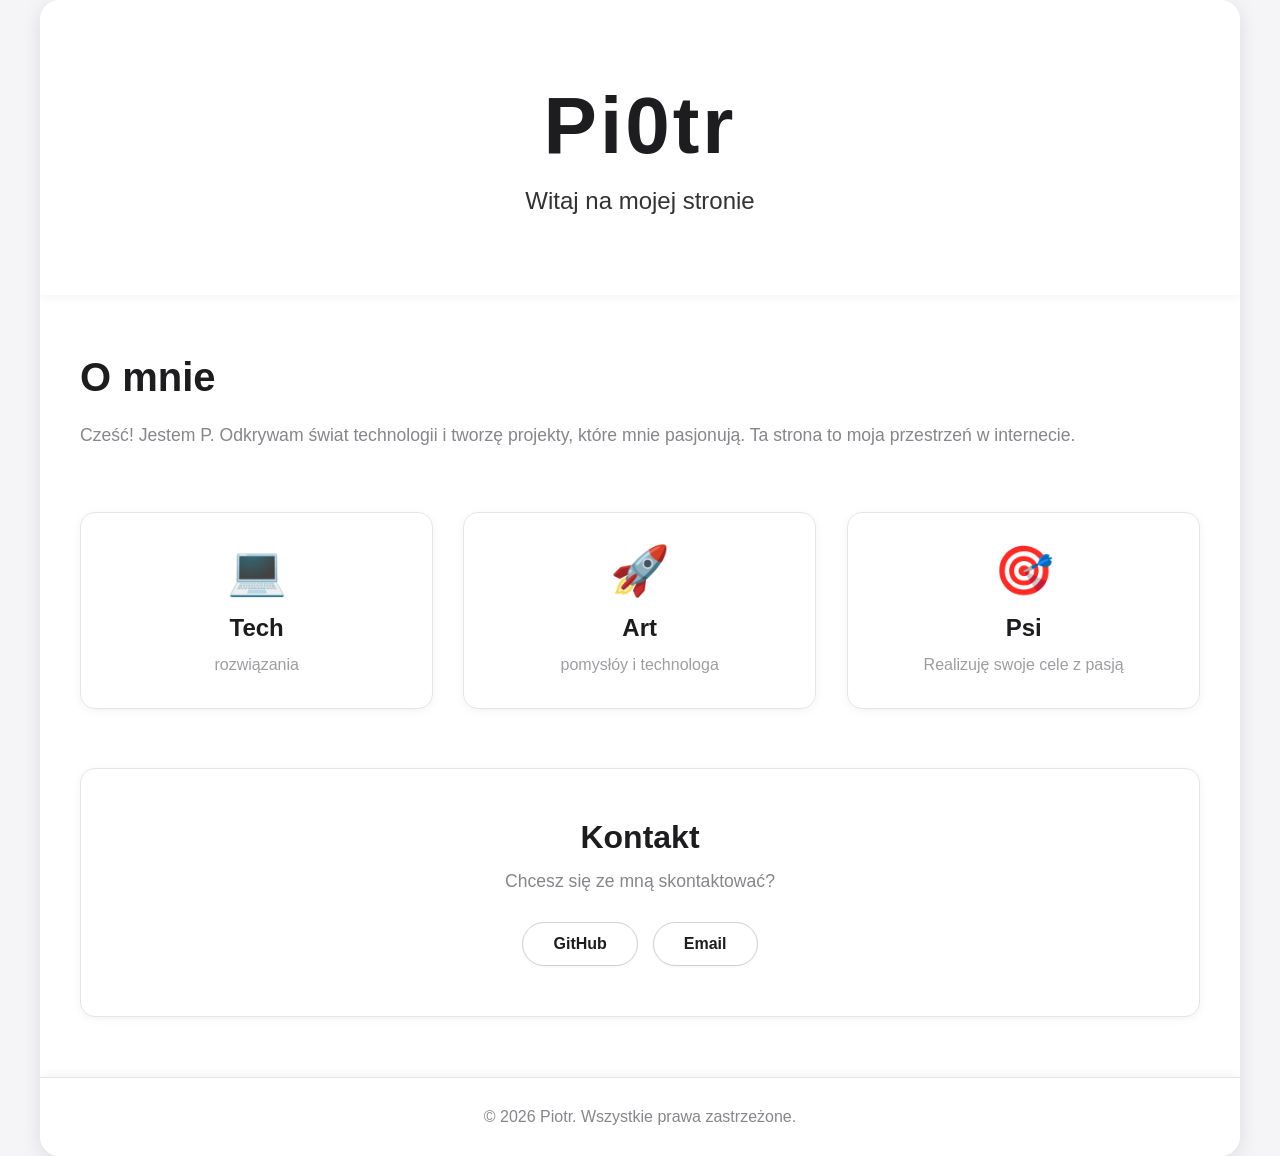
<file: index.html>
<!DOCTYPE html>
<html lang="pl">
<head>
    <meta charset="UTF-8">
    <meta name="viewport" content="width=device-width, initial-scale=1.0">
    <title>Piotr - Portfolio</title>
    <link rel="stylesheet" href="style.css">
</head>
<body>
    <div class="container">
        <header class="header">
            <div class="hero">
                <h1 class="name-title">Pi0tr</h1>
                <p class="subtitle">Witaj na mojej stronie</p>
            </div>
        </header>

        <main class="content">
            <section class="about">
                <h2>O mnie</h2>
                <p>
                    Cześć! Jestem P. Odkrywam świat technologii i tworzę projekty, 
                    które mnie pasjonują. Ta strona to moja przestrzeń w internecie.
                </p>
            </section>

            <section class="features">
                <div class="feature-card">
                    <div class="feature-icon">💻</div>
                    <h3>Tech</h3>
                    <p>rozwiązania</p>
                </div>
                <div class="feature-card">
                    <div class="feature-icon">🚀</div>
                    <h3>Art</h3>
                    <p>pomysłóy i technologa</p>
                </div>
                <div class="feature-card">
                    <div class="feature-icon">🎯</div>
                    <h3>Psi</h3>
                    <p>Realizuję swoje cele z pasją</p>
                </div>
            </section>

            <section class="contact">
                <h2>Kontakt</h2>
                <p>Chcesz się ze mną skontaktować?</p>
                <div class="social-links">
                    <a href="https://github.com/" class="social-btn">GitHub</a>
                    <a href="mailto:contact@example.com.pl" class="social-btn">Email</a>
                </div>
            </section>
        </main>

        <footer class="footer">
            <p>&copy; 2026 Piotr. Wszystkie prawa zastrzeżone.</p>
        </footer>
    </div>
</body>
</html>
</file>
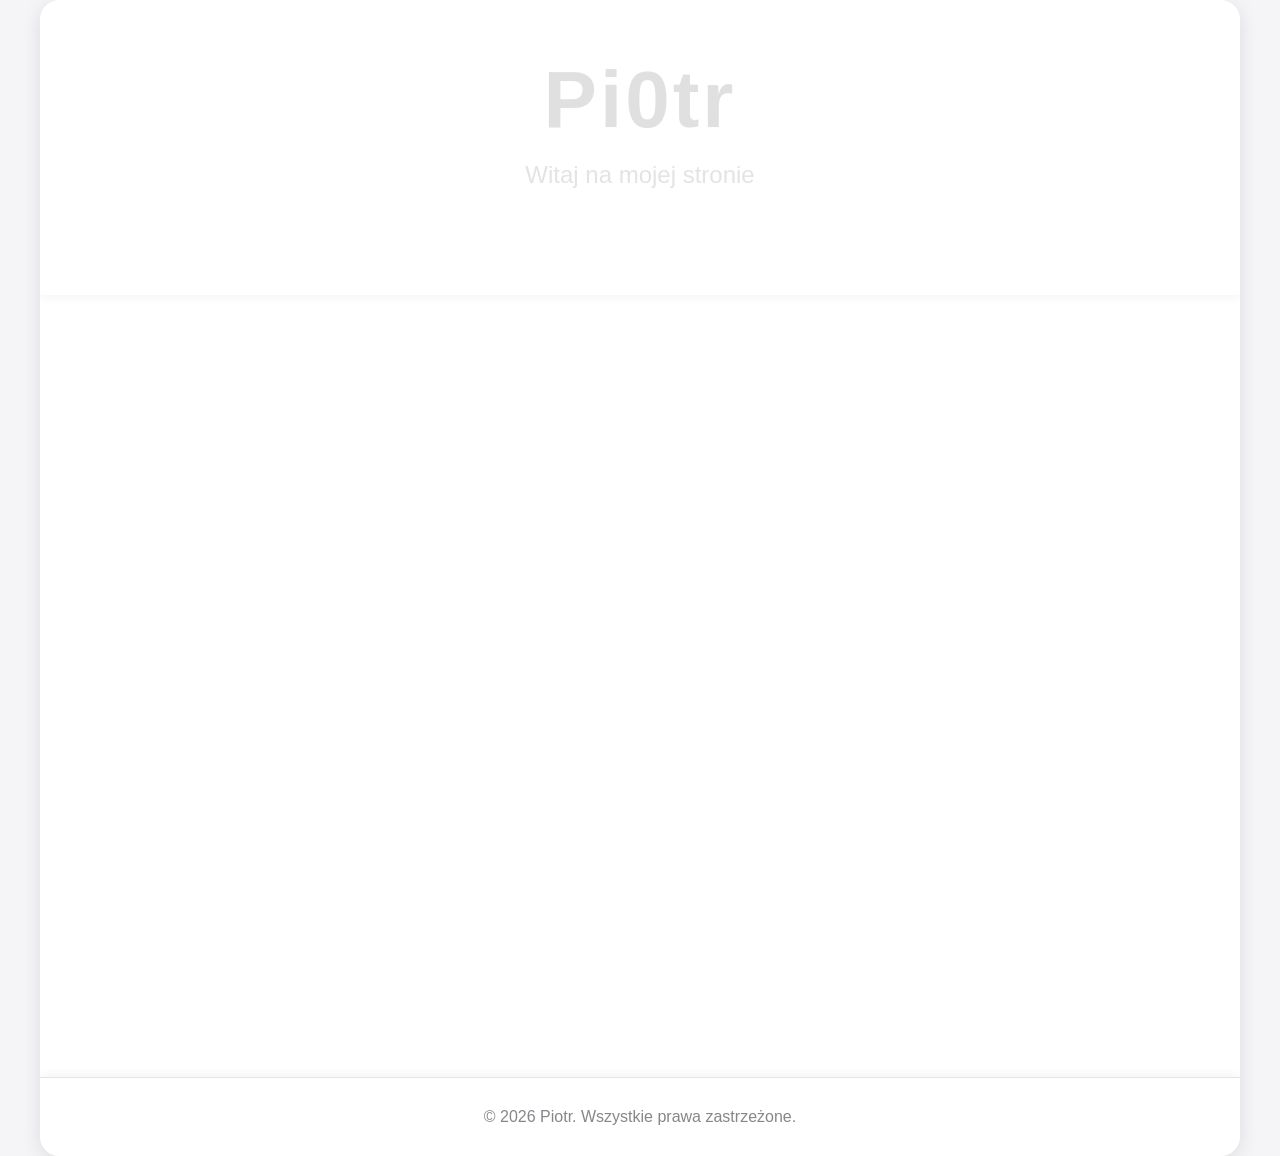
<file: piotr-portfolio/index.html>
<!DOCTYPE html>
<html lang="pl">
<head>
    <meta charset="UTF-8">
    <meta http-equiv="refresh" content="0; url=/" />
    <meta name="viewport" content="width=device-width, initial-scale=1.0">
    <title>Przekierowanie do strony</title>
</head>
<body>
    <p>Przekierowuję na <a href="/">https://smietanp.github.io</a>…</p>
</body>
</html>
</file>
<file: style.css>
* {
    margin: 0;
    padding: 0;
    box-sizing: border-box;
}

body {
    font-family: 'SF Pro Display', 'Helvetica Neue', Helvetica, Arial, sans-serif;
    background: #f5f5f7;
    color: #1d1d1f;
    min-height: 100vh;
    display: flex;
    align-items: center;
    justify-content: center;
}

.container {
    width: 100%;
    max-width: 1200px;
    background: white;
    border-radius: 20px;
    box-shadow: 0 4px 20px rgba(0, 0, 0, 0.1);
    overflow: hidden;
}

.header {
    background: white;
    padding: 80px 40px;
    text-align: center;
    color: #1d1d1f;
    box-shadow: 0 2px 10px rgba(0, 0, 0, 0.05);
}

.hero {
    animation: slideInDown 0.8s ease-out;
}

.name-title {
    font-size: 5rem;
    font-weight: 700;
    margin-bottom: 15px;
    letter-spacing: 3px;
}

.subtitle {
    font-size: 1.5rem;
    opacity: 0.9;
    font-weight: 300;
}

.content {
    padding: 60px 40px;
}

.about {
    margin-bottom: 60px;
    animation: fadeIn 1s ease-out 0.3s both;
}

.about h2 {
    font-size: 2.5rem;
    color: #1d1d1f;
    margin-bottom: 20px;
}

.about p {
    font-size: 1.1rem;
    line-height: 1.8;
    color: #86868b;
}

.features {
    display: grid;
    grid-template-columns: repeat(auto-fit, minmax(250px, 1fr));
    gap: 30px;
    margin-bottom: 60px;
}

.feature-card {
    background: white;
    padding: 30px;
    border-radius: 15px;
    text-align: center;
    transition: all 0.3s ease;
    animation: scaleIn 0.6s ease-out both;
    box-shadow: 0 2px 10px rgba(0, 0, 0, 0.05);
    border: 1px solid #e5e5e7;
}

.feature-card:nth-child(1) { animation-delay: 0.4s; }
.feature-card:nth-child(2) { animation-delay: 0.5s; }
.feature-card:nth-child(3) { animation-delay: 0.6s; }

.feature-card:hover {
    transform: translateY(-5px);
    box-shadow: 0 8px 30px rgba(0, 0, 0, 0.1);
}

.feature-icon {
    font-size: 3rem;
    margin-bottom: 15px;
}

.feature-card h3 {
    font-size: 1.5rem;
    margin-bottom: 10px;
    color: #1d1d1f;
}

.feature-card p {
    opacity: 0.8;
    line-height: 1.6;
    color: #86868b;
}

.contact {
    background: white;
    padding: 50px;
    border-radius: 15px;
    text-align: center;
    color: #1d1d1f;
    animation: fadeIn 1s ease-out 0.7s both;
    box-shadow: 0 2px 10px rgba(0, 0, 0, 0.05);
    border: 1px solid #e5e5e7;
}

.contact h2 {
    font-size: 2rem;
    margin-bottom: 15px;
}

.contact p {
    font-size: 1.1rem;
    margin-bottom: 30px;
    color: #86868b;
}

.social-links {
    display: flex;
    gap: 15px;
    justify-content: center;
    flex-wrap: wrap;
}

.social-btn {
    background: white;
    color: #1d1d1f;
    padding: 12px 30px;
    border-radius: 50px;
    text-decoration: none;
    font-weight: 600;
    border: 1px solid #d1d1d6;
    transition: all 0.3s ease;
    display: inline-block;
    box-shadow: 0 1px 3px rgba(0, 0, 0, 0.05);
}

.social-btn:hover {
    background: #f5f5f7;
    transform: translateY(-2px);
    box-shadow: 0 4px 15px rgba(0, 0, 0, 0.1);
}

.footer {
    background: white;
    padding: 30px;
    text-align: center;
    color: #86868b;
    border-top: 1px solid #e5e5e7;
    box-shadow: 0 -2px 10px rgba(0, 0, 0, 0.05);
}

/* Animations */
@keyframes slideInDown {
    from {
        opacity: 0;
        transform: translateY(-30px);
    }
    to {
        opacity: 1;
        transform: translateY(0);
    }
}

@keyframes fadeIn {
    from {
        opacity: 0;
    }
    to {
        opacity: 1;
    }
}

@keyframes scaleIn {
    from {
        opacity: 0;
        transform: scale(0.9);
    }
    to {
        opacity: 1;
        transform: scale(1);
    }
}

/* Responsive */
@media (max-width: 768px) {
    .header {
        padding: 60px 20px;
    }

    .name-title {
        font-size: 3rem;
    }

    .subtitle {
        font-size: 1.2rem;
    }

    .content {
        padding: 40px 20px;
    }

    .about h2,
    .contact h2 {
        font-size: 1.8rem;
    }

    .features {
        grid-template-columns: 1fr;
    }

    .contact {
        padding: 30px 20px;
    }

    .social-links {
        flex-direction: column;
    }

    .social-btn {
        width: 100%;
    }
}
</file>
